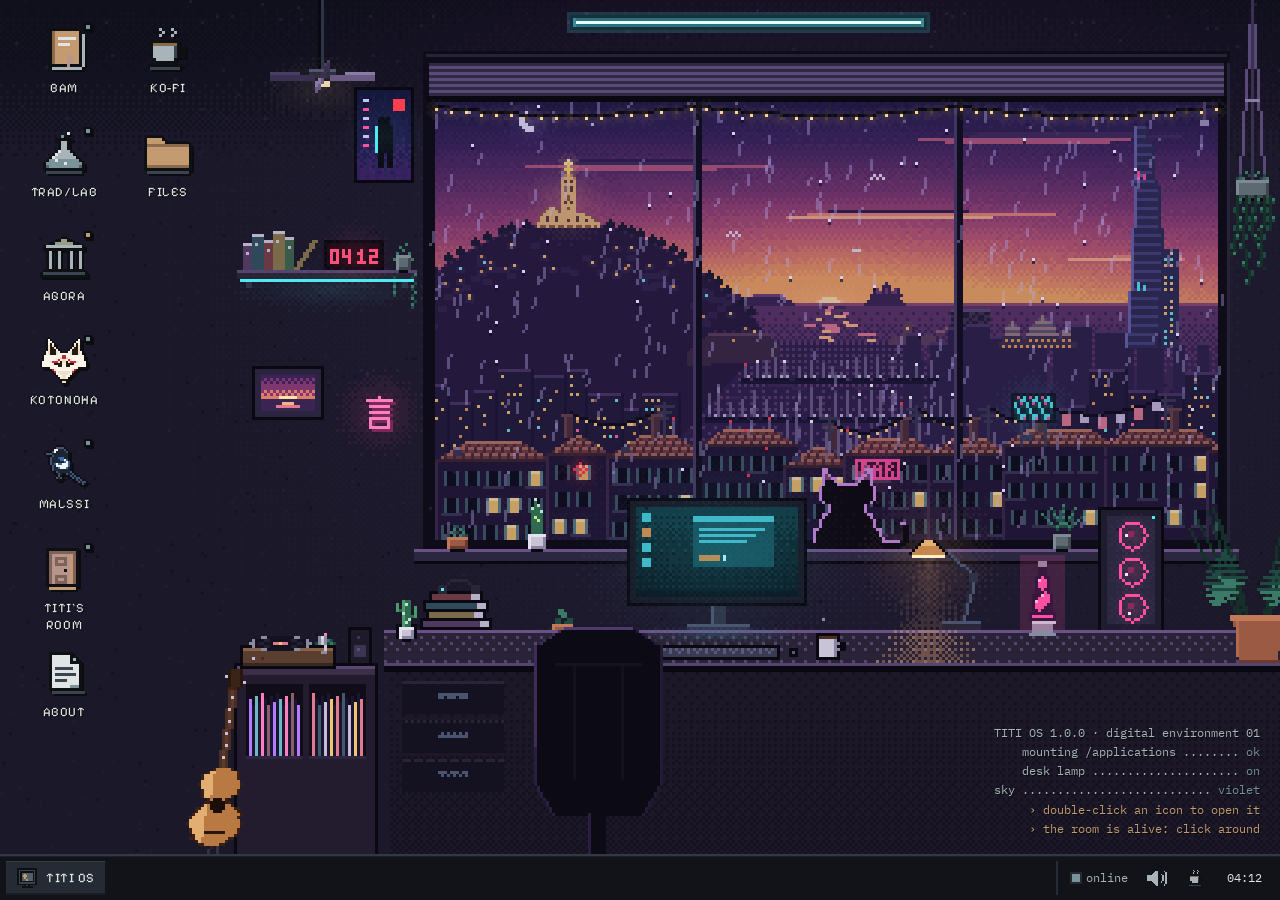
<file: index.html>
<!doctype html>
<html lang="en">
<head>
  <meta charset="utf-8">
  <meta name="viewport" content="width=device-width, initial-scale=1, viewport-fit=cover">
  <title>TITI'S HUB.exe — TITI OS</title>
  <meta name="description" content="TITI OS, digital environment 01: a small pixel-art desktop that opens every project by Titi — BAM, TRAD/LAB, AGORA, KOTONOHA and TITI'S ROOM.">
  <meta name="author" content="Tiéphen Chauvin">
  <meta name="theme-color" content="#111318">
  <meta name="color-scheme" content="dark">
  <link rel="canonical" href="https://tiephenc.github.io/titi-hub/">

  <!-- Open Graph / social cards -->
  <meta property="og:type" content="website">
  <meta property="og:site_name" content="TITI'S HUB.exe">
  <meta property="og:title" content="TITI'S HUB.exe — TITI OS">
  <meta property="og:description" content="A quiet desktop at night, and every project by Titi on it.">
  <meta property="og:url" content="https://tiephenc.github.io/titi-hub/">
  <meta property="og:image" content="https://tiephenc.github.io/titi-hub/assets/og.png">
  <meta property="og:image:width" content="1200">
  <meta property="og:image:height" content="630">
  <meta property="og:image:alt" content="A pixel-art room at dusk, looking out over Marseille: Notre-Dame de la Garde, the Vieux-Port and the sea under a violet sky.">
  <meta name="twitter:card" content="summary_large_image">
  <meta name="twitter:title" content="TITI'S HUB.exe — TITI OS">
  <meta name="twitter:description" content="A quiet desktop at night, and every project by Titi on it.">
  <meta name="twitter:image" content="https://tiephenc.github.io/titi-hub/assets/og.png">

  <link rel="icon" href="assets/favicon.svg" type="image/svg+xml">
  <link rel="icon" href="assets/favicon-32.png" sizes="32x32" type="image/png">
  <link rel="apple-touch-icon" href="assets/apple-touch-icon.png">

  <link rel="preconnect" href="https://fonts.googleapis.com">
  <link rel="preconnect" href="https://fonts.gstatic.com" crossorigin>
  <link rel="stylesheet" href="https://fonts.googleapis.com/css2?family=IBM+Plex+Mono:wght@400&family=IBM+Plex+Sans+JP:wght@400;500&family=Pixelify+Sans:wght@400&display=swap">
  <link rel="stylesheet" href="https://fonts.googleapis.com/css2?family=Gowun+Batang:wght@700&text=%EB%A7%90%EC%94%A8&display=swap">

  <link rel="stylesheet" href="src/styles/base.css">
  <link rel="stylesheet" href="src/styles/desktop.css">
  <link rel="stylesheet" href="src/styles/windows.css">
  <link rel="stylesheet" href="src/styles/apps.css">
  <link rel="modulepreload" href="src/main.js">

  <script type="application/ld+json">
  {
    "@context": "https://schema.org",
    "@type": "WebSite",
    "name": "TITI'S HUB.exe",
    "url": "https://tiephenc.github.io/titi-hub/",
    "author": { "@type": "Person", "name": "Tiéphen Chauvin", "url": "https://www.instagram.com/tiephen_/" }
  }
  </script>
</head>
<body>
  <a class="skip-link" href="#desktop-icons">Skip to the applications</a>

  <canvas id="scene" aria-hidden="true"></canvas>

  <main id="desktop" aria-label="TITI OS desktop">
    <h1 class="visually-hidden">TITI'S HUB.exe — the desktop that opens every project by Titi</h1>
    <p id="icon-hint" class="visually-hidden">Press Enter to open.</p>
    <p class="visually-hidden">The room behind the icons is interactive with a mouse or a finger: the computer, books, coffee, lamp, record player, blinds, window, plants and cat all respond. Rain, blinds and music are also in Settings.</p>
    <ul id="desktop-icons" class="icons" aria-label="Applications and shortcuts"></ul>
    <div id="boot-log" class="boot-log" aria-hidden="true"></div>
    <div id="win-layer" class="win-layer"></div>
  </main>

  <nav id="taskbar" class="taskbar" aria-label="Taskbar">
    <button class="tb-btn tb-start" type="button" aria-label="Start menu"><span class="tb-start__name">TITI OS</span></button>
    <button class="tb-btn tb-switch" type="button" aria-label="Open windows: 0">
      <svg class="glyph" viewBox="0 0 16 16" aria-hidden="true" focusable="false" shape-rendering="crispEdges"><path fill="currentColor" d="M4 2h10v8h-2V4H4zM2 6h8v8H2zm2 2v4h4V8z"/></svg>
      <span class="tb-switch__count">0</span>
    </button>
    <div class="tb-tasks" aria-label="Open windows" role="group"></div>
    <div class="tb-tray">
      <span class="tray-status" role="status"><span class="status-led" aria-hidden="true"></span><span class="tray-status__label">online</span></span>
      <button class="tray-btn tray-music" type="button" aria-label="Stop the record" title="TITI FM — stop the record" aria-pressed="false" hidden><svg class="glyph" viewBox="0 0 16 16" aria-hidden="true" focusable="false" shape-rendering="crispEdges"><path fill="currentColor" d="M5 1h6v1h2v2h1v2h1v4h-1v2h-1v2h-2v1H5v-1H3v-2H2v-2H1V6h1V4h1V2h2zm2 5v1H6v2h1v1h2V9h1V7H9V6z"/><path fill="#FF4FA0" d="M7 7h2v2H7z"/></svg><span class="eq ambient" aria-hidden="true"><i></i><i></i><i></i></span></button>
      <button class="tray-btn tray-sound" type="button" aria-label="Volume" aria-expanded="false" aria-controls="volume-panel"></button>
      <button class="tray-btn tray-kofi" type="button" aria-label="Support my work on Ko-fi" title="Support my work"></button>
      <button class="tray-btn tray-clock mono" type="button"><time>--:--</time></button>
    </div>
  </nav>

  <div id="start-menu" class="popover" hidden></div>
  <div id="switcher" class="popover" hidden></div>
  <section id="volume-panel" class="popover volume-panel" aria-labelledby="volume-title" hidden>
    <h2 id="volume-title" class="volume-panel__title">Volume</h2>
    <div class="vol-row">
      <label class="vol-label" for="vol-master">All sounds</label>
      <input id="vol-master" class="range" type="range" min="0" max="100" step="5">
      <output class="vol-value" for="vol-master"></output>
    </div>
    <div class="vol-row">
      <label class="vol-label" for="vol-music">Music</label>
      <input id="vol-music" class="range" type="range" min="0" max="100" step="5">
      <output class="vol-value" for="vol-music"></output>
    </div>
    <div class="vol-row vol-row--switch">
      <span class="vol-label" id="vol-sounds-label">Room &amp; interface sounds</span>
      <button id="vol-sounds" class="switch" type="button" role="switch" aria-labelledby="vol-sounds-label"></button>
    </div>
    <div class="vol-actions">
      <button id="vol-mute" class="btn btn--ghost notched" type="button"></button>
      <button id="vol-record" class="btn btn--ghost notched" type="button"></button>
    </div>
  </section>
  <div id="toasts" class="toasts" aria-live="polite" aria-atomic="false"></div>
  <div id="scene-tip" class="scene-tip" role="tooltip" hidden></div>

  <noscript>
    <div class="noscript">
      <p>TITI OS needs JavaScript to boot.<br>Turn it on and reload to open the desktop.</p>
    </div>
  </noscript>

  <script type="module" src="src/main.js"></script>
</body>
</html>
</file>
<file: src/styles/base.css>
/* ==========================================================================
   TITI OS — tokens, type, reset
   ========================================================================== */

:root {
  /* Palette — the brief's six colours, plus two darker steps of the same night. */
  --night: #171A20;        /* wall, page background */
  --night-deep: #111318;   /* taskbar, deepest panels */
  --panel: #1D2128;        /* window body */
  --panel-raised: #252B34; /* title bars, inputs */
  --line: #313945;         /* borders */
  --line-soft: #262C35;
  --ink: #E1E4E5;          /* primary text */
  --ink-dim: #A8B4B9;      /* secondary text */
  --ink-faint: #87929A;    /* tertiary text, still ≥ 4.5:1 on --panel-raised */
  --teal: #78949A;         /* cool accent: selection, links, online */
  --teal-deep: #4E6267;
  --amber: #C49B70;        /* warm accent: the lamp, focus, calls to action */
  --amber-deep: #8A6A4B;
  --shadow: #0A0C0F;

  --scale: 1;

  --font-pixel: "Pixelify Sans", "IBM Plex Mono", ui-monospace, monospace;
  --font-sans: "IBM Plex Sans JP", "IBM Plex Sans", system-ui, -apple-system, "Segoe UI", "Hiragino Sans", "Yu Gothic", sans-serif;
  --font-mono: "IBM Plex Mono", ui-monospace, "SFMono-Regular", Menlo, Consolas, monospace;

  --taskbar-h: 2.875rem;
  --ease-step: steps(4, end);
  --dur: 160ms;

  color-scheme: dark;
}

html {
  font-size: calc(100% * var(--scale));
  -webkit-text-size-adjust: 100%;
  text-size-adjust: 100%;
}

*,
*::before,
*::after {
  box-sizing: border-box;
}

html,
body {
  margin: 0;
  height: 100%;
  overflow: hidden;
  overscroll-behavior: none;
}

body {
  background: var(--night);
  color: var(--ink);
  font-family: var(--font-sans);
  font-size: 0.9375rem;
  line-height: 1.55;
  -webkit-font-smoothing: antialiased;
  -webkit-tap-highlight-color: transparent;
}

h1, h2, h3, h4, p, ul, ol, dl, dd, figure {
  margin: 0;
}

ul, ol {
  padding: 0;
  list-style: none;
}

button,
input,
select {
  font: inherit;
  color: inherit;
}

button {
  cursor: pointer;
  background: none;
  border: 0;
  padding: 0;
}

button:disabled,
[aria-disabled="true"] {
  cursor: not-allowed;
}

a {
  color: inherit;
}

svg {
  display: block;
}

::selection {
  background: var(--teal-deep);
  color: var(--ink);
}

:focus {
  outline: none;
}

:focus-visible {
  outline: 2px dashed var(--amber);
  outline-offset: 2px;
}

.visually-hidden {
  position: absolute !important;
  width: 1px;
  height: 1px;
  padding: 0;
  margin: -1px;
  overflow: hidden;
  clip: rect(0 0 0 0);
  white-space: nowrap;
  border: 0;
}

.skip-link {
  position: fixed;
  left: 0.75rem;
  top: 0.75rem;
  z-index: 10000;
  padding: 0.5rem 0.75rem;
  background: var(--panel-raised);
  border: 2px solid var(--amber);
  font-family: var(--font-mono);
  font-size: 0.8125rem;
  transform: translateY(-200%);
}

.skip-link:focus {
  transform: none;
}

.pixel {
  font-family: var(--font-pixel);
  letter-spacing: 0.02em;
}

.mono {
  font-family: var(--font-mono);
}

/* Pixel icons are SVGs on a 16-unit grid. */
.px-icon {
  width: 100%;
  height: 100%;
  shape-rendering: crispEdges;
  image-rendering: pixelated;
}

/* Notched pixel corners, used on buttons and chips. */
.notched {
  clip-path: polygon(
    0 3px, 3px 3px, 3px 0,
    calc(100% - 3px) 0, calc(100% - 3px) 3px, 100% 3px,
    100% calc(100% - 3px), calc(100% - 3px) calc(100% - 3px), calc(100% - 3px) 100%,
    3px 100%, 3px calc(100% - 3px), 0 calc(100% - 3px)
  );
}

/* Buttons --------------------------------------------------------------- */

.btn {
  display: inline-flex;
  align-items: center;
  justify-content: center;
  gap: 0.5rem;
  min-height: 2.5rem;
  padding: 0.5rem 1rem;
  font-family: var(--font-pixel);
  font-size: 0.875rem;
  letter-spacing: 0.04em;
  text-decoration: none;
  color: var(--night);
  background: var(--amber);
  box-shadow: inset 0 -3px 0 var(--amber-deep), inset 0 2px 0 #DDBE98;
  transition: transform 80ms var(--ease-step), filter 80ms linear;
}

.btn:hover {
  filter: brightness(1.08);
}

.btn:active {
  transform: translateY(1px);
  box-shadow: inset 0 -1px 0 var(--amber-deep), inset 0 2px 0 var(--amber-deep);
}

.btn:focus-visible {
  outline-color: var(--ink);
}

.btn--ghost {
  color: var(--ink);
  background: var(--panel-raised);
  box-shadow: inset 0 -3px 0 #191D23, inset 0 2px 0 #343C47;
}

.btn--ghost:active {
  box-shadow: inset 0 -1px 0 #191D23, inset 0 2px 0 #191D23;
}

.btn[aria-disabled="true"],
.btn:disabled {
  color: var(--ink-faint);
  background: var(--panel-raised);
  box-shadow: none;
  filter: none;
  transform: none;
}

.btn .ext {
  width: 0.75rem;
  height: 0.75rem;
}

/* Motion preferences ------------------------------------------------------ */

html.reduce-motion *,
html.reduce-motion *::before,
html.reduce-motion *::after {
  animation-duration: 1ms !important;
  animation-iteration-count: 1 !important;
  transition-duration: 1ms !important;
  scroll-behavior: auto !important;
}

html.no-ambient .ambient {
  animation: none !important;
}
</file>
<file: src/styles/desktop.css>
/* ==========================================================================
   TITI OS — desktop, icons, taskbar, start menu, notifications
   ========================================================================== */

/* The night room ---------------------------------------------------------- */

#scene {
  position: fixed;
  left: 0;
  top: 0;
  z-index: 0;
  image-rendering: pixelated;
  image-rendering: crisp-edges;
  pointer-events: none;
}

#desktop {
  position: fixed;
  inset: 0 0 var(--taskbar-h) 0;
  z-index: 1;
}

/* Desktop icons ----------------------------------------------------------- */

.icons {
  position: absolute;
  left: 1rem;
  top: 1rem;
  bottom: 1rem;
  display: grid;
  grid-auto-flow: column;
  grid-template-rows: repeat(auto-fill, 6.25rem);
  grid-auto-columns: 6rem;
  gap: 0.25rem 0.5rem;
  align-content: start;
}

.icon {
  position: relative;
  display: flex;
  flex-direction: column;
  align-items: center;
  gap: 0.375rem;
  width: 6rem;
  padding: 0.5rem 0.25rem 0.375rem;
  border: 1px solid transparent;
  color: var(--ink);
  text-align: center;
  touch-action: manipulation;
}

.icon__art {
  position: relative;
  width: 3rem;
  height: 3rem;
  transition: transform 120ms var(--ease-step);
  filter: drop-shadow(2px 2px 0 var(--shadow));
}

.icon__label {
  max-width: 100%;
  padding: 0.0625rem 0.375rem;
  font-family: var(--font-pixel);
  font-size: 0.8125rem;
  line-height: 1.3;
  letter-spacing: 0.04em;
  color: var(--ink);
  text-shadow: 1px 1px 0 var(--shadow), -1px 0 0 var(--shadow), 0 -1px 0 var(--shadow);
  overflow-wrap: anywhere;
}

/* A tiny status light in the icon's corner. */
.icon__status {
  position: absolute;
  right: -0.25rem;
  top: -0.125rem;
  width: 0.5rem;
  height: 0.5rem;
  border: 2px solid var(--shadow);
  background: var(--ink-faint);
}

.icon__status[data-status="online"] { background: var(--teal); }
.icon__status[data-status="under-development"] { background: var(--amber); }
.icon__status[data-status="coming-soon"] { background: #B8958A; }
.icon__status[data-status="link-pending"] {
  background: var(--night);
  box-shadow: inset 0 0 0 1px var(--ink-faint);
}

.icon:hover .icon__art {
  transform: translateY(-2px);
}

.icon:hover .icon__label {
  color: #fff;
}

.icon[aria-current="true"] {
  border: 1px dotted var(--teal);
  background: rgb(120 148 154 / 0.14);
}

.icon[aria-current="true"] .icon__label {
  background: var(--teal-deep);
  text-shadow: none;
}

.icon:focus-visible {
  outline-offset: 0;
}

/* The boot log: a few lines that type out and fade away, never blocking. */
.boot-log {
  position: absolute;
  right: 1.25rem;
  bottom: 1rem;
  max-width: min(26rem, calc(100% - 2.5rem));
  font-family: var(--font-mono);
  font-size: 0.75rem;
  line-height: 1.6;
  color: var(--ink-dim);
  text-align: right;
  text-shadow: 1px 1px 0 var(--shadow);
  pointer-events: none;
  transition: opacity 1.2s linear;
}

.boot-log p {
  white-space: pre;
}

.boot-log .ok {
  color: var(--teal);
}

.boot-log .hint {
  color: var(--amber);
}

.boot-log.is-gone {
  opacity: 0;
}

/* Taskbar ----------------------------------------------------------------- */

.taskbar {
  position: fixed;
  left: 0;
  right: 0;
  bottom: 0;
  z-index: 9000;
  display: flex;
  align-items: stretch;
  gap: 0.375rem;
  height: var(--taskbar-h);
  padding: 0.3125rem 0.375rem;
  padding-bottom: max(0.3125rem, env(safe-area-inset-bottom));
  background: var(--night-deep);
  border-top: 2px solid var(--line);
  box-shadow: inset 0 1px 0 #1B1F26;
}

.tb-btn {
  display: inline-flex;
  align-items: center;
  gap: 0.5rem;
  min-width: 2.25rem;
  padding: 0 0.625rem;
  font-family: var(--font-pixel);
  font-size: 0.8125rem;
  letter-spacing: 0.04em;
  color: var(--ink-dim);
  background: var(--panel-raised);
  box-shadow: inset 0 -2px 0 #191D23, inset 0 1px 0 #343C47;
  white-space: nowrap;
}

.tb-btn:hover {
  color: var(--ink);
}

.tb-btn[aria-expanded="true"],
.tb-btn[aria-pressed="true"] {
  color: var(--ink);
  background: #1A1E25;
  box-shadow: inset 0 2px 0 #0E1014, inset 0 -1px 0 #2B323C;
}

.tb-btn .glyph {
  width: 1.25rem;
  height: 1.25rem;
  flex: none;
}

.tb-start {
  color: var(--ink);
}

.tb-start .glyph {
  width: 1.375rem;
  height: 1.375rem;
}

.tb-tasks {
  display: flex;
  flex: 1 1 auto;
  min-width: 0;
  gap: 0.25rem;
  overflow: hidden;
}

.tb-task {
  flex: 0 1 11rem;
  min-width: 2.75rem;
  justify-content: flex-start;
}

.tb-task .tb-task__name {
  overflow: hidden;
  text-overflow: ellipsis;
}

.tb-task[data-state="minimized"] .tb-task__name {
  color: var(--ink-faint);
}

.tb-task[data-state="active"] {
  border-bottom: 2px solid var(--amber);
}

.tb-switch {
  display: none;
}

.tb-tray {
  display: flex;
  align-items: center;
  gap: 0.25rem;
  padding: 0 0.25rem 0 0.5rem;
  border-left: 2px solid var(--line-soft);
}

.tray-btn {
  display: inline-flex;
  align-items: center;
  justify-content: center;
  gap: 0.375rem;
  min-width: 2.25rem;
  height: 100%;
  padding: 0 0.375rem;
  color: var(--ink-dim);
  font-family: var(--font-mono);
  font-size: 0.75rem;
}

.tray-btn:hover {
  color: var(--ink);
  background: var(--panel-raised);
}

.tray-btn .glyph {
  width: 1.125rem;
  height: 1.125rem;
}

.tray-status {
  display: inline-flex;
  align-items: center;
  gap: 0.375rem;
  padding: 0 0.375rem;
  font-family: var(--font-mono);
  font-size: 0.75rem;
  color: var(--ink-dim);
}

.status-led {
  width: 0.5rem;
  height: 0.5rem;
  background: var(--teal);
  box-shadow: 0 0 0 2px rgb(120 148 154 / 0.18);
}

.tray-status[data-online="false"] .status-led {
  background: var(--amber);
  box-shadow: 0 0 0 2px rgb(196 155 112 / 0.2);
}

.tray-clock {
  min-width: 3.25rem;
  font-variant-numeric: tabular-nums;
  color: var(--ink);
}

.tray-clock .colon {
  animation: blink 2s steps(1, end) infinite;
}

@keyframes blink {
  50% { opacity: 0.25; }
}

/* Start menu & switcher popovers -------------------------------------------- */

.popover {
  position: fixed;
  left: 0.375rem;
  bottom: calc(var(--taskbar-h) + 0.375rem);
  z-index: 9100;
  width: 19rem;
  max-height: calc(100% - var(--taskbar-h) - 1rem);
  overflow: auto;
  background: var(--panel);
  border: 2px solid var(--line);
  box-shadow: 5px 5px 0 var(--shadow);
  transform-origin: bottom left;
}

.popover[hidden] {
  display: none;
}

.popover.is-opening {
  animation: menu-in 140ms var(--ease-step);
}

@keyframes menu-in {
  from { clip-path: inset(100% 0 0 0); }
  to { clip-path: inset(0 0 0 0); }
}

.menu-head {
  display: flex;
  align-items: center;
  gap: 0.75rem;
  padding: 0.875rem 1rem 0.75rem;
  border-bottom: 2px solid var(--line-soft);
  background:
    repeating-linear-gradient(0deg, transparent 0 3px, rgb(255 255 255 / 0.015) 3px 4px),
    var(--panel-raised);
}

.menu-head .glyph {
  width: 2rem;
  height: 2rem;
  flex: none;
}

.menu-head__title {
  font-family: var(--font-pixel);
  font-size: 1rem;
  line-height: 1.2;
}

.menu-head__sub {
  font-family: var(--font-mono);
  font-size: 0.6875rem;
  color: var(--ink-dim);
}

.menu-group {
  padding: 0.5rem 0;
}

.menu-group + .menu-group {
  border-top: 2px solid var(--line-soft);
}

.menu-caption {
  padding: 0.25rem 1rem 0.375rem;
  font-family: var(--font-mono);
  font-size: 0.6875rem;
  color: var(--ink-faint);
}

.menu-item {
  display: flex;
  align-items: center;
  gap: 0.75rem;
  width: 100%;
  min-height: 2.5rem;
  padding: 0.3125rem 1rem;
  text-align: left;
  font-size: 0.875rem;
  color: var(--ink);
}

.menu-item .glyph {
  width: 1.5rem;
  height: 1.5rem;
  flex: none;
}

.menu-item__name {
  flex: 1;
  font-family: var(--font-pixel);
  letter-spacing: 0.03em;
}

.menu-item__meta {
  font-family: var(--font-mono);
  font-size: 0.6875rem;
  color: var(--ink-faint);
}

.menu-item:hover,
.menu-item:focus-visible {
  background: var(--teal-deep);
  outline: none;
}

.menu-item:hover .menu-item__meta,
.menu-item:focus-visible .menu-item__meta {
  color: var(--ink);
}

.menu-foot {
  padding: 0.5rem 1rem 0.625rem;
  border-top: 2px solid var(--line-soft);
  font-family: var(--font-mono);
  font-size: 0.6875rem;
  color: var(--ink-faint);
}

/* Notifications ----------------------------------------------------------- */

.toasts {
  position: fixed;
  right: 0.75rem;
  bottom: calc(var(--taskbar-h) + 0.75rem);
  z-index: 9200;
  display: flex;
  flex-direction: column;
  align-items: flex-end;
  gap: 0.5rem;
  pointer-events: none;
}

.toast {
  display: flex;
  align-items: center;
  gap: 0.625rem;
  max-width: min(22rem, calc(100vw - 1.5rem));
  padding: 0.5rem 0.75rem;
  background: var(--panel-raised);
  border: 2px solid var(--line);
  border-left-color: var(--teal);
  box-shadow: 3px 3px 0 var(--shadow);
  font-family: var(--font-mono);
  font-size: 0.75rem;
  color: var(--ink);
  animation: toast-in 180ms var(--ease-step);
}

.toast[data-tone="warm"] {
  border-left-color: var(--amber);
}

.toast .glyph {
  width: 1rem;
  height: 1rem;
  flex: none;
}

.toast.is-leaving {
  opacity: 0;
  transition: opacity 200ms linear;
}

@keyframes toast-in {
  from { transform: translateX(1.5rem); opacity: 0; }
  to { transform: none; opacity: 1; }
}

.noscript {
  position: fixed;
  inset: 0;
  display: grid;
  place-items: center;
  padding: 2rem;
  font-family: var(--font-mono);
  text-align: center;
  color: var(--ink-dim);
}

/* Compact layout: phones and narrow windows ------------------------------- */

@media (max-width: 720px) {
  :root {
    --taskbar-h: 3.5rem;
  }

  .icons {
    left: 0;
    right: 0;
    top: 0;
    bottom: auto;
    padding: 1.25rem 0.75rem;
    grid-auto-flow: row;
    grid-template-rows: none;
    grid-template-columns: repeat(4, minmax(0, 1fr));
    grid-auto-columns: auto;
    gap: 0.75rem 0.25rem;
  }

  .icon {
    width: auto;
    padding: 0.5rem 0.125rem;
  }

  .icon__art {
    width: 3.25rem;
    height: 3.25rem;
  }

  .icon__label {
    font-size: 0.75rem;
  }

  .boot-log {
    left: 1rem;
    right: 1rem;
    max-width: none;
    font-size: 0.6875rem;
  }

  .boot-log p {
    white-space: pre-wrap;
  }

  .taskbar {
    gap: 0.375rem;
    padding: 0.375rem 0.5rem;
  }

  .tb-start .tb-start__name,
  .tb-tasks,
  .tray-status__label {
    display: none;
  }

  .tb-switch {
    display: inline-flex;
    margin-right: auto;
  }

  .tb-btn {
    min-width: 2.75rem;
    justify-content: center;
  }

  .tray-btn {
    min-width: 2.75rem;
  }

  .popover {
    left: 0;
    right: 0;
    bottom: var(--taskbar-h);
    width: auto;
    border-left: 0;
    border-right: 0;
    border-bottom: 0;
    box-shadow: 0 -4px 0 var(--shadow);
  }

  .toasts {
    left: 0.75rem;
    right: 0.75rem;
    align-items: stretch;
  }

  .toast {
    max-width: none;
  }
}

@media (max-width: 360px) {
  .icons {
    grid-template-columns: repeat(3, minmax(0, 1fr));
  }
}

/* Short landscape screens (phones on their side) */
@media (max-height: 520px) and (min-width: 721px) {
  .icons {
    grid-template-rows: repeat(auto-fill, 5.5rem);
  }

  .icon__art {
    width: 2.5rem;
    height: 2.5rem;
  }
}

/* Scene tooltip --------------------------------------------------------- */

.scene-tip {
  position: fixed;
  left: 0;
  top: 0;
  z-index: 9300;
  padding: 0.25rem 0.5rem;
  font-family: var(--font-pixel);
  font-size: 0.75rem;
  letter-spacing: 0.03em;
  color: var(--ink);
  background: rgb(17 19 24 / 0.92);
  border: 2px solid var(--line);
  border-left-color: var(--amber);
  box-shadow: 3px 3px 0 var(--shadow);
  pointer-events: none;
  white-space: nowrap;
}

.scene-tip[hidden] {
  display: none;
}

/* Record player in the tray --------------------------------------------- */

.tray-music {
  color: var(--ink);
}

.tray-music[hidden] {
  display: none;
}

.tray-music .eq {
  display: inline-flex;
  align-items: flex-end;
  gap: 1px;
  height: 0.75rem;
}

.tray-music .eq i {
  width: 2px;
  height: 100%;
  background: var(--amber);
  animation: eq 0.9s steps(3, end) infinite;
}

.tray-music .eq i:nth-child(2) { animation-delay: -0.3s; background: #FF4FA0; }
.tray-music .eq i:nth-child(3) { animation-delay: -0.6s; }

@keyframes eq {
  0% { height: 30%; }
  50% { height: 100%; }
  100% { height: 55%; }
}

/* Volume panel ------------------------------------------------------------ */

.volume-panel {
  left: auto;
  right: 0.375rem;
  width: 18.5rem;
  padding: 0.875rem 1rem 1rem;
  transform-origin: bottom right;
}

.volume-panel__title {
  margin-bottom: 0.625rem;
  font-family: var(--font-pixel);
  font-size: 1rem;
  font-weight: 400;
  letter-spacing: 0.04em;
}

.vol-row {
  display: grid;
  grid-template-columns: minmax(0, 1fr) auto;
  grid-template-areas: "label value" "slider slider";
  align-items: center;
  gap: 0.25rem 0.5rem;
  padding: 0.375rem 0;
}

.vol-row .vol-label {
  grid-area: label;
}

.vol-row .range {
  grid-area: slider;
  width: 100%;
}

.vol-row .vol-value {
  grid-area: value;
  font-family: var(--font-mono);
  font-size: 0.75rem;
  color: var(--ink-dim);
  font-variant-numeric: tabular-nums;
}

.vol-row.is-muted .range {
  opacity: 0.45;
}

.vol-row--switch {
  grid-template-areas: "label switch";
  border-top: 1px solid var(--line-soft);
  margin-top: 0.25rem;
  padding-top: 0.625rem;
}

.vol-row--switch .switch {
  grid-area: switch;
}

.vol-label {
  font-size: 0.875rem;
  color: var(--ink);
}

.vol-actions {
  display: flex;
  gap: 0.5rem;
  margin-top: 0.75rem;
}

.vol-actions .btn {
  flex: 1;
  min-height: 2.25rem;
  padding: 0.375rem 0.5rem;
  font-size: 0.8125rem;
}

.tray-sound.is-muted {
  color: var(--amber);
}

@media (max-width: 720px) {
  .volume-panel {
    left: 0;
    right: 0;
    width: auto;
  }
}
</file>
<file: src/styles/windows.css>
/* ==========================================================================
   TITI OS — window chrome
   ========================================================================== */

.win-layer {
  position: absolute;
  inset: 0;
  pointer-events: none;
}

.win {
  --accent: var(--teal);
  position: absolute;
  display: flex;
  flex-direction: column;
  width: min(var(--w, 32rem), calc(100% - 1rem));
  max-height: calc(100% - 1rem);
  background: var(--panel);
  border: 2px solid var(--line);
  box-shadow: 6px 6px 0 var(--shadow);
  pointer-events: auto;
}

.win[hidden] {
  display: none;
}

.win.is-active {
  border-color: color-mix(in srgb, var(--accent) 55%, var(--line));
}

.win-bar {
  position: relative;
  display: flex;
  align-items: center;
  gap: 0.5rem;
  flex: none;
  height: 2.25rem;
  padding: 0 0.25rem 0 0.625rem;
  background: var(--panel-raised);
  border-bottom: 2px solid var(--line-soft);
  cursor: grab;
  user-select: none;
  -webkit-user-select: none;
}

.win-bar:active {
  cursor: grabbing;
}

/* A thin accent line under the bar of the active window. */
.win.is-active .win-bar::after {
  content: "";
  position: absolute;
  left: 0;
  right: 0;
  bottom: -2px;
  height: 2px;
  background: linear-gradient(90deg, var(--accent) 0 3.5rem, transparent 3.5rem);
}

.win-bar:focus-visible {
  outline-offset: -4px;
}

.win-bar__icon {
  width: 1.125rem;
  height: 1.125rem;
  flex: none;
}

.win-bar__title {
  flex: none;
  font-family: var(--font-pixel);
  font-size: 0.875rem;
  font-weight: 400;
  letter-spacing: 0.04em;
  color: var(--ink-dim);
}

.win.is-active .win-bar__title {
  color: var(--ink);
}

.win-bar__path {
  flex: 1;
  min-width: 0;
  overflow: hidden;
  text-overflow: ellipsis;
  white-space: nowrap;
  font-family: var(--font-mono);
  font-size: 0.6875rem;
  color: var(--ink-faint);
}

.win-ctl {
  display: flex;
  gap: 0.25rem;
  flex: none;
}

.win-btn {
  display: grid;
  place-items: center;
  width: 1.75rem;
  height: 1.75rem;
  color: var(--ink-dim);
  cursor: pointer;
}

.win-btn svg {
  width: 0.75rem;
  height: 0.75rem;
}

.win-btn:hover {
  color: var(--ink);
  background: #2F3741;
}

.win-btn[data-act="close"]:hover {
  color: var(--night);
  background: var(--amber);
}

.win-body {
  flex: 1 1 auto;
  min-height: 0;
  overflow: auto;
  overscroll-behavior: contain;
  scrollbar-width: thin;
  scrollbar-color: var(--line) transparent;
}

.win-body::-webkit-scrollbar {
  width: 10px;
}

.win-body::-webkit-scrollbar-thumb {
  background: var(--line);
  border: 2px solid var(--panel);
}

/* Opening and closing: the window unrolls in four steps, like a CRT. */
.win.is-entering {
  animation: win-in 180ms var(--ease-step);
}

.win.is-leaving {
  animation: win-out 140ms var(--ease-step) forwards;
}

@keyframes win-in {
  from { clip-path: inset(48% 0 48% 0); opacity: 0.4; }
  to { clip-path: inset(0 0 0 0); opacity: 1; }
}

@keyframes win-out {
  from { clip-path: inset(0 0 0 0); opacity: 1; }
  to { clip-path: inset(49% 4% 49% 4%); opacity: 0; }
}

.win.is-dragging {
  box-shadow: 10px 10px 0 rgb(10 12 15 / 0.85);
}

.win.is-dragging .win-body {
  pointer-events: none;
}

/* Compact layout: every window becomes a full screen sheet. */
body.is-compact .win {
  left: 0 !important;
  top: 0 !important;
  width: 100%;
  height: 100%;
  max-height: none;
  border: 0;
  box-shadow: none;
}

body.is-compact .win-bar {
  height: 3rem;
  cursor: default;
  padding-left: 0.875rem;
}

body.is-compact .win-btn {
  width: 2.75rem;
  height: 2.75rem;
}

body.is-compact .win-btn svg {
  width: 0.875rem;
  height: 0.875rem;
}

body.is-compact .win.is-entering {
  animation-name: sheet-in;
}

@keyframes sheet-in {
  from { transform: translateY(2.5rem); opacity: 0; }
  to { transform: none; opacity: 1; }
}
</file>
<file: src/styles/apps.css>
/* ==========================================================================
   TITI OS — application window contents
   ========================================================================== */

.app {
  display: flex;
  flex-direction: column;
}

.app-section {
  padding: 1rem 1.25rem;
}

.app-section + .app-section {
  border-top: 2px solid var(--line-soft);
}

/* Project preview ---------------------------------------------------------- */

.splash {
  position: relative;
  height: 9.5rem;
  overflow: hidden;
  border-bottom: 2px solid var(--line-soft);
  background: #15181D;
}

.project-head {
  display: flex;
  align-items: flex-start;
  gap: 0.875rem;
}

.project-head__icon {
  width: 3rem;
  height: 3rem;
  flex: none;
  filter: drop-shadow(2px 2px 0 var(--shadow));
}

.project-head__text {
  flex: 1;
  min-width: 0;
}

.project-name {
  font-family: var(--font-pixel);
  font-size: 1.5rem;
  font-weight: 400;
  line-height: 1.15;
  letter-spacing: 0.03em;
}

.project-tagline {
  margin-top: 0.25rem;
  font-family: var(--font-mono);
  font-size: 0.75rem;
  color: var(--ink-dim);
}

.chip {
  display: inline-flex;
  align-items: center;
  gap: 0.375rem;
  flex: none;
  padding: 0.1875rem 0.5rem;
  font-family: var(--font-mono);
  font-size: 0.6875rem;
  line-height: 1.4;
  color: var(--ink);
  background: var(--panel-raised);
  white-space: nowrap;
}

.chip::before {
  content: "";
  width: 0.4375rem;
  height: 0.4375rem;
  background: var(--ink-faint);
}

.chip[data-status="online"]::before { background: var(--teal); }
.chip[data-status="under-development"]::before { background: var(--amber); }
.chip[data-status="coming-soon"]::before { background: #B8958A; }
.chip[data-status="link-pending"]::before {
  background: transparent;
  box-shadow: inset 0 0 0 1px var(--ink-faint);
}

.chip[data-status="online"]::before {
  animation: pulse 2.4s steps(2, end) infinite;
}

@keyframes pulse {
  50% { opacity: 0.35; }
}

.project-desc {
  margin-top: 0.875rem;
  max-width: 34rem;
  color: var(--ink);
}

.contents-caption {
  margin-bottom: 0.5rem;
  font-family: var(--font-mono);
  font-size: 0.6875rem;
  color: var(--ink-faint);
}

.tags {
  display: flex;
  flex-wrap: wrap;
  gap: 0.375rem;
}

.tags li {
  padding: 0.1875rem 0.5rem;
  font-size: 0.8125rem;
  color: var(--ink-dim);
  border: 1px solid var(--line);
  background: rgb(255 255 255 / 0.015);
}

.launch {
  display: flex;
  flex-wrap: wrap;
  align-items: center;
  gap: 0.75rem 1rem;
}

.launch__url {
  min-width: 0;
  font-family: var(--font-mono);
  font-size: 0.75rem;
  color: var(--ink-faint);
  overflow-wrap: anywhere;
}

/* "Not yet" panels share one look: a quiet striped plate. */
.notice {
  display: flex;
  gap: 0.875rem;
  align-items: flex-start;
  padding: 0.875rem 1rem;
  border: 2px dashed var(--line);
  background:
    repeating-linear-gradient(-45deg, transparent 0 10px, rgb(196 155 112 / 0.045) 10px 20px);
}

.notice__title {
  font-family: var(--font-pixel);
  font-size: 0.9375rem;
  letter-spacing: 0.06em;
  color: var(--amber);
}

.notice__text {
  margin-top: 0.125rem;
  font-size: 0.875rem;
  color: var(--ink-dim);
}

.notice .loader {
  flex: none;
  margin-top: 0.3125rem;
}

/* A three-block loader, used sparingly. */
.loader {
  display: inline-flex;
  gap: 3px;
}

.loader i {
  width: 6px;
  height: 6px;
  background: var(--amber);
  animation: loader 1.2s steps(1, end) infinite;
}

.loader i:nth-child(2) { animation-delay: 0.4s; }
.loader i:nth-child(3) { animation-delay: 0.8s; }

@keyframes loader {
  0% { opacity: 1; }
  33% { opacity: 0.25; }
}

/* Splash: BAM — editorial masthead */
.splash--editorial {
  display: grid;
  grid-template-rows: auto 1fr;
  padding: 1rem 1.25rem 0.875rem;
  background: #1A1C20;
  color: #E8DCCB;
}

.splash--editorial .masthead {
  display: flex;
  align-items: baseline;
  justify-content: space-between;
  padding-bottom: 0.375rem;
  border-bottom: 3px double var(--amber);
}

.splash--editorial .masthead b {
  font-family: Georgia, "Times New Roman", "Hiragino Mincho ProN", "Yu Mincho", serif;
  font-size: 2.25rem;
  font-weight: 700;
  line-height: 1;
  letter-spacing: -0.01em;
}

.splash--editorial .masthead span {
  font-family: var(--font-mono);
  font-size: 0.6875rem;
  color: var(--amber);
}

.splash--editorial .rubrics {
  display: grid;
  grid-template-columns: repeat(4, minmax(0, 1fr));
  margin-top: 0.75rem;
}

.splash--editorial .rubrics li {
  padding: 0 0.625rem;
  border-left: 1px solid rgb(196 155 112 / 0.35);
  font-family: Georgia, "Times New Roman", serif;
  font-size: 0.8125rem;
  line-height: 1.35;
}

.splash--editorial .rubrics li:first-child {
  padding-left: 0;
  border-left: 0;
}

.splash--editorial .rubrics small {
  display: block;
  margin-top: 0.25rem;
  font-family: var(--font-sans);
  font-size: 0.75rem;
  color: var(--amber);
}

/* Splash: TRAD/LAB — graph paper with an annotated specimen */
.splash--lab {
  background:
    linear-gradient(rgb(120 148 154 / 0.14) 1px, transparent 1px) 0 0 / 12px 12px,
    linear-gradient(90deg, rgb(120 148 154 / 0.14) 1px, transparent 1px) 0 0 / 12px 12px,
    #161B1F;
}

.specimen {
  position: absolute;
  left: 50%;
  top: 50%;
  transform: translate(-50%, -46%);
  display: grid;
  justify-items: center;
}

.specimen ruby {
  font-family: var(--font-sans);
  font-size: 2.5rem;
  line-height: 1.1;
  color: var(--ink);
  ruby-position: over;
}

.specimen rt {
  font-family: var(--font-mono);
  font-size: 0.6875rem;
  color: var(--teal);
  letter-spacing: 0.08em;
}

.specimen .bracket {
  width: 7rem;
  height: 0.5rem;
  margin-top: 0.25rem;
  border: 2px solid var(--teal);
  border-top: 0;
}

.specimen .gloss {
  margin-top: 0.375rem;
  font-family: var(--font-mono);
  font-size: 0.75rem;
  color: var(--ink-dim);
}

.splash--lab .stamp {
  position: absolute;
  right: 0.875rem;
  top: 0.75rem;
  padding: 0.125rem 0.375rem;
  border: 2px solid var(--teal-deep);
  font-family: var(--font-pixel);
  font-size: 0.75rem;
  color: var(--teal);
  transform: rotate(-4deg);
}

/* Splash: AGORA — columns under scaffolding */
.splash--columns {
  display: grid;
  place-items: end center;
  background: #171B1A;
}

.splash--columns .temple {
  width: 15rem;
  height: 8rem;
}

.splash--columns .tape {
  position: absolute;
  left: -2rem;
  right: -2rem;
  top: 42%;
  padding: 0.25rem 0;
  transform: rotate(-6deg);
  background: repeating-linear-gradient(90deg, var(--amber) 0 18px, #2A241C 18px 36px);
  opacity: 0.85;
}

.splash--columns .tape span {
  display: block;
  width: max-content;
  margin: 0 auto;
  padding: 0 0.625rem;
  font-family: var(--font-pixel);
  font-size: 0.75rem;
  letter-spacing: 0.1em;
  color: var(--ink);
  background: var(--night-deep);
}

/* Splash: KOTONOHA — genkō yōshi manuscript paper */
.splash--genko {
  display: flex;
  align-items: center;
  justify-content: space-between;
  gap: 1rem;
  padding: 0 1.25rem 0 1.5rem;
  background: #161A17;
}

.genko {
  display: grid;
  grid-template-columns: repeat(2, 2.125rem);
  grid-template-rows: repeat(3, 2.125rem);
  grid-auto-flow: column;
  direction: rtl;
  border: 2px solid #5C7260;
}

.genko span {
  display: grid;
  place-items: center;
  border: 1px solid rgb(143 166 142 / 0.35);
  font-family: var(--font-sans);
  font-size: 1.25rem;
  color: var(--ink);
}

.genko span:empty {
  background: rgb(143 166 142 / 0.05);
}

.levels {
  display: flex;
  align-items: center;
  gap: 0.375rem;
  font-family: var(--font-pixel);
  font-size: 1rem;
  color: #8FA68E;
}

.levels li {
  display: flex;
  align-items: center;
  gap: 0.375rem;
}

.levels li + li::before {
  content: "";
  width: 1.5rem;
  height: 2px;
  background: repeating-linear-gradient(90deg, #5C7260 0 4px, transparent 4px 6px);
}

.levels b {
  padding: 0.25rem 0.5rem;
  font-weight: 400;
  border: 2px solid #5C7260;
}

.levels li:last-child b {
  color: var(--night);
  background: #8FA68E;
  border-color: #8FA68E;
}

/* Splash: TITI'S ROOM — a closed door with light under it */
.splash--door {
  display: grid;
  place-items: end center;
  background: #191718;
}

.splash--door .door {
  width: 7rem;
  height: 8.75rem;
}

.splash--door .sign {
  position: absolute;
  left: calc(50% + 4.25rem);
  top: 2rem;
  padding: 0.25rem 0.5rem;
  border: 2px solid #7E625A;
  background: #221D1C;
  font-family: var(--font-pixel);
  font-size: 0.75rem;
  color: #D8B9AE;
  transform: rotate(3deg);
}

.splash--door .spill {
  position: absolute;
  left: 50%;
  bottom: 0;
  width: 9rem;
  height: 0.5rem;
  transform: translateX(-50%);
  background: repeating-linear-gradient(90deg, rgb(196 155 112 / 0.4) 0 2px, transparent 2px 4px);
}

/* About -------------------------------------------------------------------- */

.about-hero {
  display: flex;
  gap: 1rem;
  align-items: center;
}

.about-hero .portrait {
  width: 4.5rem;
  height: 4.5rem;
  flex: none;
  padding: 0.375rem;
  background: var(--panel-raised);
  border: 2px solid var(--line);
}

.about-name {
  font-family: var(--font-pixel);
  font-size: 1.5rem;
  line-height: 1.1;
}

.about-sub {
  margin-top: 0.25rem;
  font-family: var(--font-mono);
  font-size: 0.75rem;
  color: var(--ink-dim);
}

.prose p {
  max-width: 36rem;
}

.prose p + p {
  margin-top: 0.75rem;
}

.prose p:last-child {
  color: var(--ink-dim);
}

.facts {
  display: grid;
  grid-template-columns: repeat(2, minmax(0, 1fr));
  gap: 1rem 1.5rem;
}

.facts h3 {
  margin-bottom: 0.375rem;
  font-family: var(--font-mono);
  font-size: 0.6875rem;
  font-weight: 400;
  color: var(--ink-faint);
}

.facts li {
  font-size: 0.875rem;
  line-height: 1.5;
}

.facts li + li {
  margin-top: 0.25rem;
}

.facts li small {
  display: block;
  font-family: var(--font-mono);
  font-size: 0.6875rem;
  color: var(--ink-faint);
}

.button-row {
  display: flex;
  flex-wrap: wrap;
  gap: 0.625rem;
}

/* Support (Ko-fi) --------------------------------------------------------- */

.support {
  display: grid;
  justify-items: center;
  gap: 1rem;
  padding: 1.75rem 1.5rem 1.5rem;
  text-align: center;
}

.support .cup {
  position: relative;
  width: 6rem;
  height: 6rem;
}

.support .steam {
  position: absolute;
  inset: 0;
}

.support .steam i {
  position: absolute;
  top: 0.5rem;
  width: 6px;
  height: 6px;
  background: var(--ink-dim);
  opacity: 0;
  animation: steam 2.4s steps(4, end) infinite;
}

.support .steam i:nth-child(1) { left: 2rem; }
.support .steam i:nth-child(2) { left: 3rem; animation-delay: 0.8s; }
.support .steam i:nth-child(3) { left: 2.5rem; animation-delay: 1.6s; }

@keyframes steam {
  0% { transform: translateY(1.25rem); opacity: 0; }
  30% { opacity: 0.6; }
  100% { transform: translateY(-0.5rem); opacity: 0; }
}

.support h3 {
  font-family: var(--font-pixel);
  font-size: 1.375rem;
  font-weight: 400;
  letter-spacing: 0.05em;
}

.support p {
  max-width: 24rem;
  color: var(--ink-dim);
}

.support .note {
  font-family: var(--font-mono);
  font-size: 0.6875rem;
  color: var(--ink-faint);
}

/* Settings ----------------------------------------------------------------- */

.settings-list > li {
  display: flex;
  align-items: center;
  justify-content: space-between;
  gap: 1rem;
  padding: 0.75rem 1.25rem;
}

.settings-list > li + li {
  border-top: 1px solid var(--line-soft);
}

.setting__label {
  font-family: var(--font-pixel);
  font-size: 0.9375rem;
  letter-spacing: 0.03em;
}

.setting__help {
  font-size: 0.8125rem;
  color: var(--ink-dim);
}

.switch {
  position: relative;
  flex: none;
  width: 3.25rem;
  height: 1.625rem;
  background: var(--night-deep);
  border: 2px solid var(--line);
}

.switch::after {
  content: "";
  position: absolute;
  left: 2px;
  top: 2px;
  width: calc(50% - 2px);
  height: calc(100% - 4px);
  background: var(--ink-faint);
  transition: transform 120ms var(--ease-step), background 120ms linear;
}

.switch[aria-checked="true"] {
  border-color: var(--teal-deep);
}

.switch[aria-checked="true"]::after {
  transform: translateX(calc(100% - 0px));
  background: var(--teal);
}

.switch__state {
  font-family: var(--font-mono);
  font-size: 0.6875rem;
  color: var(--ink-faint);
  min-width: 1.75rem;
  text-align: right;
}

.setting__control {
  display: flex;
  align-items: center;
  gap: 0.625rem;
}

.segmented {
  display: inline-flex;
  flex: none;
  border: 2px solid var(--line);
}

.segmented button {
  min-width: 2.75rem;
  min-height: 2rem;
  padding: 0 0.5rem;
  font-family: var(--font-mono);
  font-size: 0.75rem;
  color: var(--ink-dim);
  background: var(--night-deep);
}

.segmented button + button {
  border-left: 2px solid var(--line);
}

.segmented button[aria-checked="true"] {
  color: var(--night);
  background: var(--teal);
}

.segmented button:focus-visible {
  outline-offset: -4px;
}

/* File explorer ----------------------------------------------------------- */

.explorer {
  display: grid;
  grid-template-columns: 10.5rem minmax(0, 1fr);
  min-height: 18rem;
}

.explorer__side {
  padding: 0.5rem 0;
  border-right: 2px solid var(--line-soft);
  background: #1A1D23;
}

.explorer__main {
  display: flex;
  flex-direction: column;
  min-width: 0;
}

.explorer__path {
  display: flex;
  align-items: center;
  gap: 0.5rem;
  padding: 0.5rem 0.875rem;
  border-bottom: 2px solid var(--line-soft);
  font-family: var(--font-mono);
  font-size: 0.75rem;
  color: var(--ink-dim);
}

.explorer__path .caret {
  color: var(--amber);
  animation: blink 1.1s steps(1, end) infinite;
}

.folder-btn {
  display: flex;
  align-items: center;
  gap: 0.5rem;
  width: 100%;
  min-height: 2.25rem;
  padding: 0.25rem 0.875rem;
  font-family: var(--font-mono);
  font-size: 0.8125rem;
  color: var(--ink-dim);
  text-align: left;
}

.folder-btn .glyph {
  width: 1.125rem;
  height: 1.125rem;
  flex: none;
}

.folder-btn:hover {
  color: var(--ink);
  background: var(--panel-raised);
}

.folder-btn[aria-current="true"] {
  color: var(--ink);
  background: var(--teal-deep);
}

.folder-btn:focus-visible {
  outline-offset: -3px;
}

.file-list {
  padding: 0.375rem 0;
}

.file-row {
  display: grid;
  grid-template-columns: 1.375rem minmax(0, 1fr) auto;
  align-items: center;
  gap: 0.625rem;
  width: 100%;
  min-height: 2.375rem;
  padding: 0.25rem 0.875rem;
  text-align: left;
}

.file-row .glyph {
  width: 1.375rem;
  height: 1.375rem;
}

.file-row__name {
  overflow: hidden;
  text-overflow: ellipsis;
  white-space: nowrap;
  font-family: var(--font-mono);
  font-size: 0.8125rem;
}

.file-row__meta {
  font-family: var(--font-mono);
  font-size: 0.6875rem;
  color: var(--ink-faint);
  white-space: nowrap;
}

.file-row:hover {
  background: var(--panel-raised);
}

.file-row:focus-visible {
  outline-offset: -3px;
  background: var(--panel-raised);
}

.explorer__foot {
  margin-top: auto;
  padding: 0.5rem 0.875rem;
  border-top: 2px solid var(--line-soft);
  font-family: var(--font-mono);
  font-size: 0.6875rem;
  color: var(--ink-faint);
}

/* System log ---------------------------------------------------------------- */

.syslog {
  padding: 1rem 1.25rem;
  font-family: var(--font-mono);
  font-size: 0.75rem;
  line-height: 1.75;
  color: var(--ink-dim);
  background:
    repeating-linear-gradient(0deg, transparent 0 3px, rgb(0 0 0 / 0.12) 3px 4px),
    #121519;
  min-height: 100%;
}

.syslog .k {
  color: var(--ink-faint);
}

.syslog .v {
  color: var(--ink);
}

.syslog .ok {
  color: var(--teal);
}

.syslog .warm {
  color: var(--amber);
}

/* Compact adjustments ----------------------------------------------------- */

@media (max-width: 720px) {
  .app-section {
    padding: 1rem;
  }

  .splash {
    height: 8.5rem;
  }

  .splash--editorial .rubrics {
    grid-template-columns: repeat(2, minmax(0, 1fr));
    gap: 0.375rem 0;
  }

  .splash--editorial .rubrics li:nth-child(3) {
    padding-left: 0;
    border-left: 0;
  }

  .splash--editorial .masthead b {
    font-size: 1.75rem;
  }

  .splash--genko {
    padding: 0 1rem;
  }

  .levels {
    font-size: 0.875rem;
  }

  .levels li + li::before {
    width: 0.75rem;
  }

  .facts {
    grid-template-columns: minmax(0, 1fr);
  }

  .explorer {
    grid-template-columns: minmax(0, 1fr);
    min-height: 100%;
  }

  .explorer__side {
    display: flex;
    overflow-x: auto;
    padding: 0.375rem;
    border-right: 0;
    border-bottom: 2px solid var(--line-soft);
    scrollbar-width: none;
  }

  .folder-btn {
    width: auto;
    flex: none;
    padding: 0.25rem 0.625rem;
  }

  .settings-list > li {
    padding: 0.875rem 1rem;
  }
}

.linkish {
  font-family: var(--font-pixel);
  font-size: 0.9375rem;
  letter-spacing: 0.03em;
  color: var(--ink);
  text-decoration: underline;
  text-decoration-color: var(--teal);
  text-underline-offset: 3px;
}

.linkish:hover {
  color: #fff;
  text-decoration-color: var(--amber);
}

/* Range input (music volume) */
.range {
  width: 8.5rem;
  height: 1.5rem;
  margin: 0;
  background: transparent;
  -webkit-appearance: none;
  appearance: none;
  cursor: pointer;
}

.range::-webkit-slider-runnable-track {
  height: 6px;
  background: linear-gradient(90deg, var(--teal) var(--fill, 60%), var(--night-deep) var(--fill, 60%));
  border: 2px solid var(--line);
}

.range::-moz-range-track {
  height: 6px;
  background: var(--night-deep);
  border: 2px solid var(--line);
}

.range::-moz-range-progress {
  height: 6px;
  background: var(--teal);
}

.range::-webkit-slider-thumb {
  -webkit-appearance: none;
  width: 12px;
  height: 16px;
  margin-top: -7px;
  background: var(--ink);
  border: 2px solid var(--night-deep);
  border-radius: 0;
}

.range::-moz-range-thumb {
  width: 10px;
  height: 14px;
  background: var(--ink);
  border: 2px solid var(--night-deep);
  border-radius: 0;
}

.range:focus-visible {
  outline-offset: 3px;
}

/* Splash: MALSSI — the magpie, 말씨 on manuscript squares, the levels */
.splash--magpie {
  display: flex;
  align-items: center;
  gap: 1rem;
  padding: 0 1.25rem 0 0.75rem;
  background:
    linear-gradient(180deg, transparent 0 78%, rgb(47 93 138 / 0.18) 78% 100%),
    #E6EAE1;
}

.splash--magpie .magpie {
  width: 7.5rem;
  height: 7.5rem;
  flex: none;
}

.wongo {
  display: grid;
  grid-template-rows: repeat(3, 2.125rem);
  border: 2px solid #1E2B45;
}

.wongo span {
  display: grid;
  place-items: center;
  width: 2.125rem;
  border-bottom: 1px solid rgb(30 43 69 / 0.3);
  font-family: "Gowun Batang", "Noto Serif KR", "Nanum Myeongjo", "AppleMyungjo", serif;
  font-size: 1.375rem;
  font-weight: 700;
  color: #1E2B45;
}

.wongo span:last-child {
  border-bottom: 0;
}

.levels--ko {
  margin-left: auto;
  color: #2F5D8A;
}

.levels--ko b {
  border-color: #2F5D8A;
  font-family: var(--font-sans);
  font-size: 0.8125rem;
}

.levels--ko li + li::before {
  background: repeating-linear-gradient(90deg, #2F5D8A 0 4px, transparent 4px 6px);
}

.levels--ko li:last-child b {
  color: #E6EAE1;
  background: #2F5D8A;
  border-color: #2F5D8A;
}

@media (max-width: 720px) {
  .splash--magpie {
    gap: 0.625rem;
    padding: 0 0.875rem 0 0.25rem;
  }

  .splash--magpie .magpie {
    width: 5.75rem;
    height: 5.75rem;
  }
}

@media (max-width: 380px) {
  .levels--ko li:nth-child(2) {
    display: none;
  }
}
</file>
